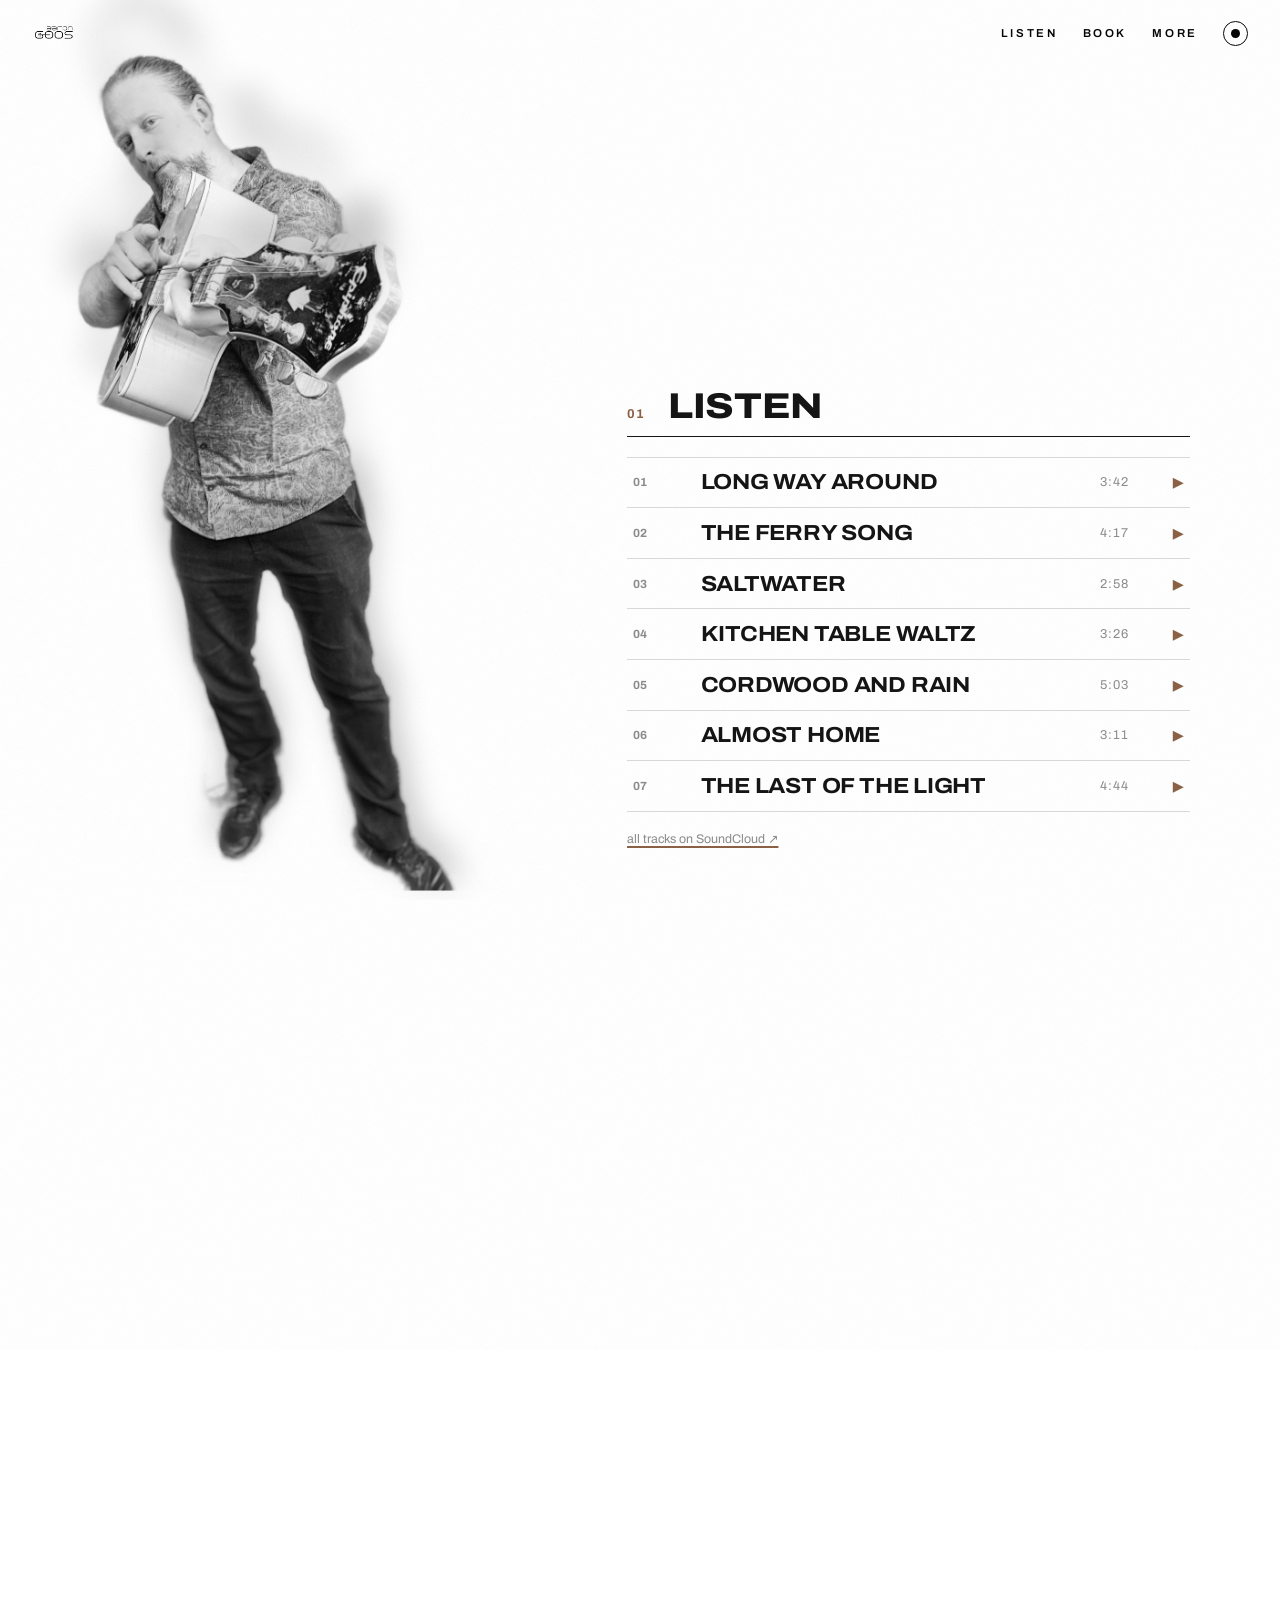
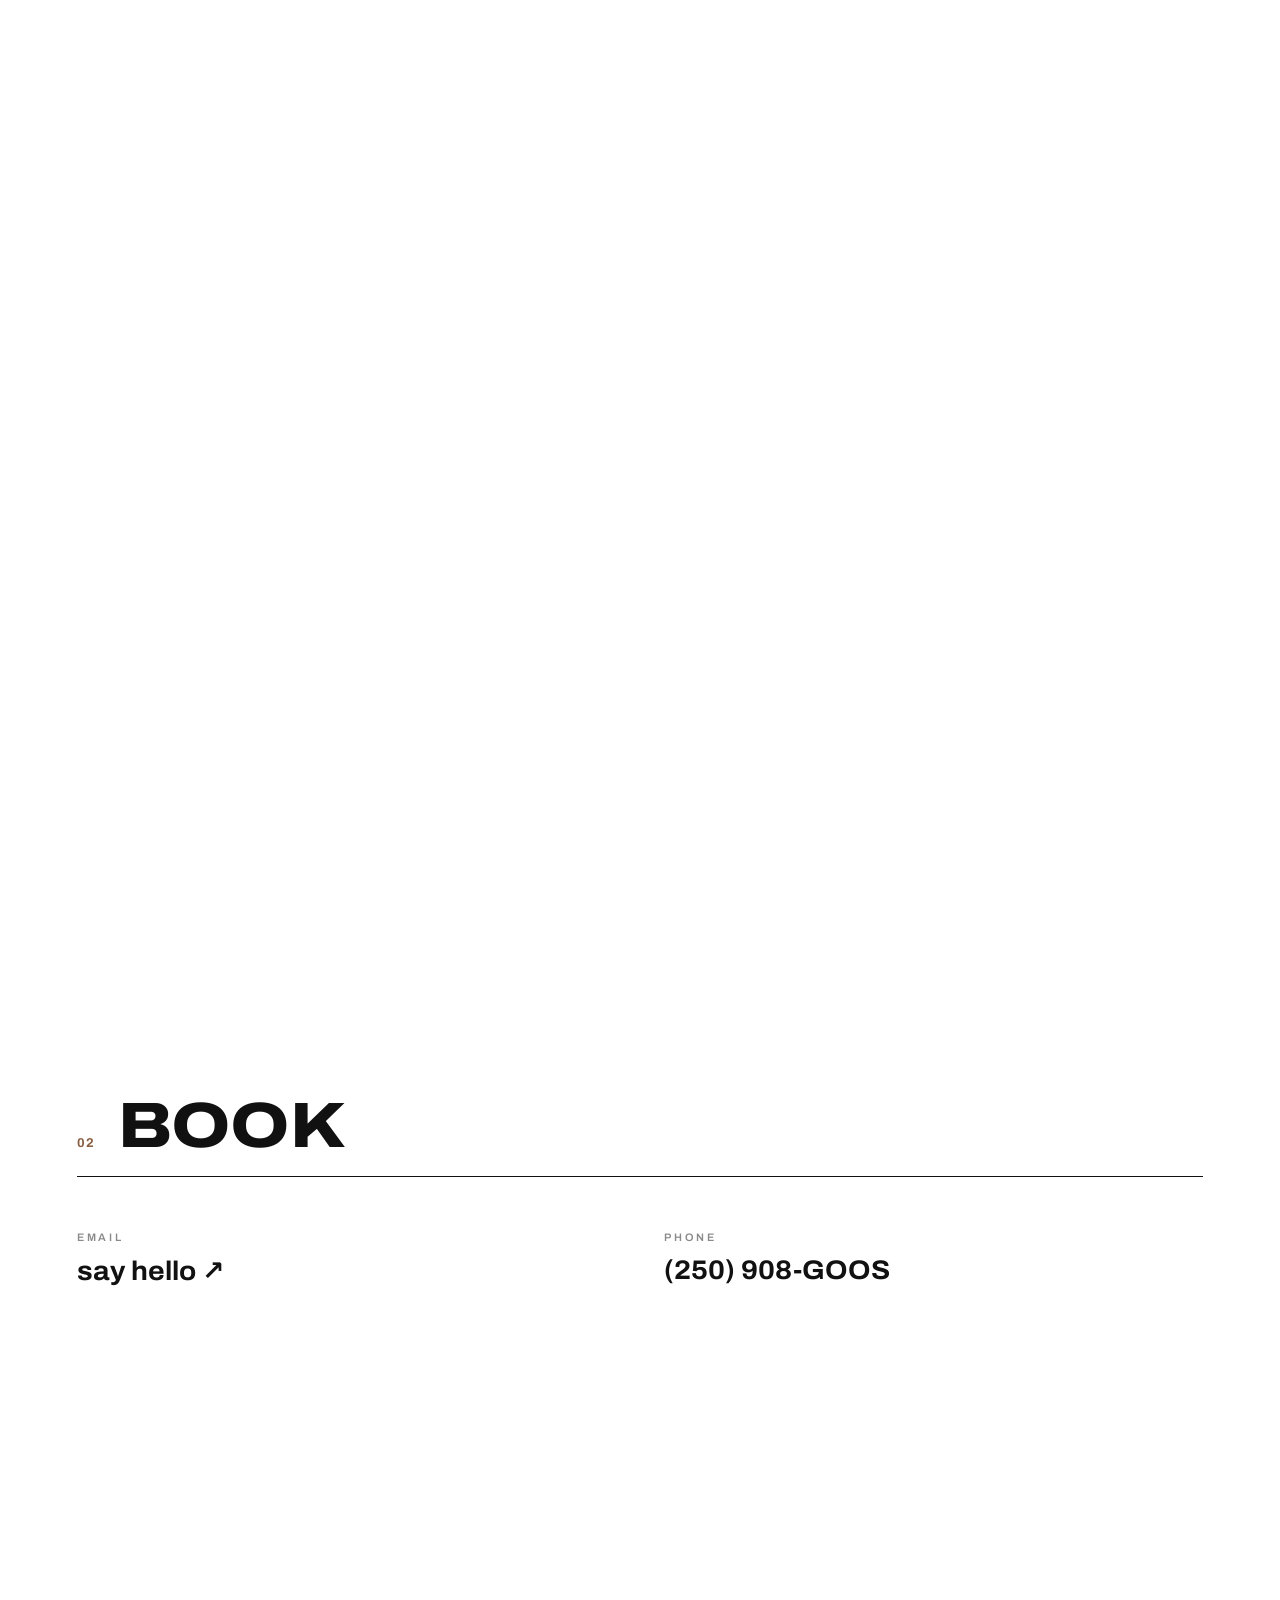
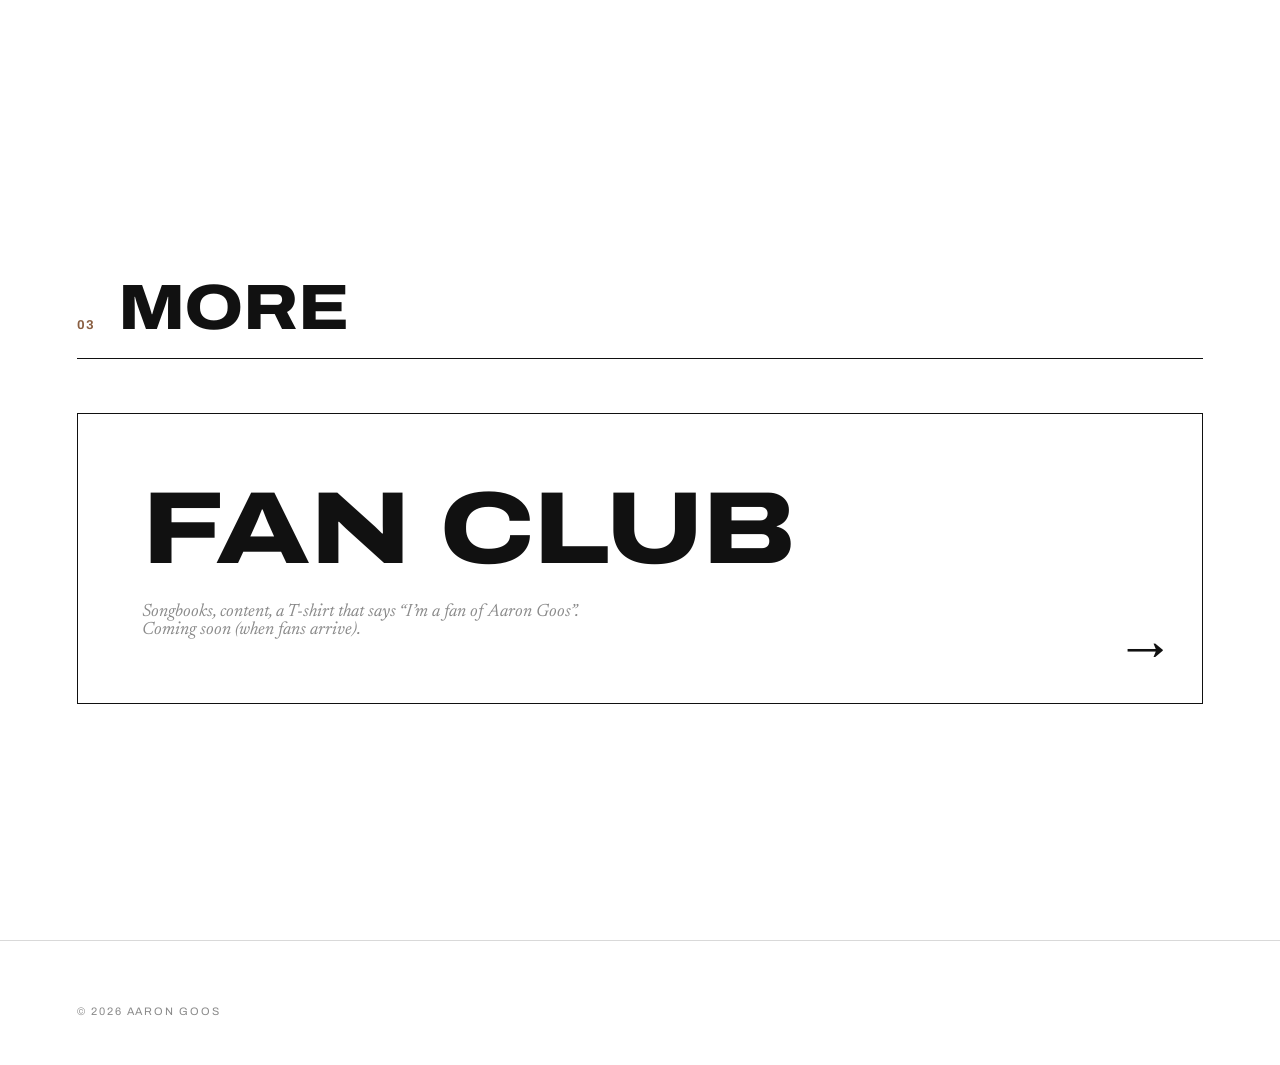
<file: docs/index.html>
<!doctype html>
<html lang="en">
<head>
  <meta charset="utf-8">
  <meta name="viewport" content="width=device-width, initial-scale=1">
  <title>Aaron Goos — guitar &amp; voice</title>
  <meta name="description" content="Aaron Goos — voice, guitar, sometimes piano. Listen, book, and more.">
  <script>
    /* theme before first paint so there is no flash.
       Light is the default; dark is opt-in per visitor (remembered). */
    (function () {
      var t = 'light';
      try { t = localStorage.getItem('ag-theme') || 'light'; } catch (e) {}
      document.documentElement.setAttribute('data-theme', t);
    })();
  </script>
  <link rel="preconnect" href="https://fonts.googleapis.com">
  <link rel="preconnect" href="https://fonts.gstatic.com" crossorigin>
  <link href="https://fonts.googleapis.com/css2?family=Archivo:wdth,wght@62..125,400..900&family=Newsreader:ital,opsz,wght@1,6..72,300..500&display=swap" rel="stylesheet">
  <link rel="stylesheet" href="style.css">
  <link rel="icon" type="image/png" href="AG-music Logo-2017.png">
</head>
<body>

  <div class="grain" aria-hidden="true"></div>

  <header class="topbar">
    <a class="mark" href="#top" aria-label="Aaron Goos — home">
      <img src="ag-mark.png" alt="Aaron Goos">
    </a>
    <nav class="nav">
      <a href="#listen">Listen</a>
      <a href="#book">Book</a>
      <a href="#more">More</a>
      <button id="themeBtn" class="theme-btn" type="button" aria-label="Toggle light and dark mode">
        <span class="theme-dot" aria-hidden="true"></span>
      </button>
    </nav>
  </header>

  <main id="top">

    <!-- ================= HERO + LISTEN (one pinned composition, desktop) ====
         Photo holds left; headline fades out fast as the track list rises
         into the same screen, all against the parallax drift. Book and More
         then PUSH this whole stage out when they arrive. -->
    <section class="hero">
      <div class="hero-inner">
        <div class="stage" aria-hidden="true">
          <img class="layer ghost" data-depth="ghost" src="AG_guitar.jpg" alt="">
          <img class="layer solid" data-depth="solid" src="AG_guitar.jpg" alt="">
        </div>
        <div class="hero-right">
          <div class="hero-type">
            <p class="kicker"><span class="accent">●</span>&nbsp; Aaron Goos · live · guitar &amp; voice</p>
            <h1>PRETTY GOOD<br>BACKGROUND<br>MUSIC.</h1>
            <p class="lede">Voice, guitar, sometimes piano.</p>
          </div>
          <div id="listen" class="hero-listen">
            <div class="sec-head">
              <span class="sec-no">01</span>
              <h2>Listen</h2>
            </div>

            <!-- data-placeholder: swap titles/durations/links with real SoundCloud tracks -->
            <ul class="tracks" data-placeholder>
              <li class="track">
                <button class="track-row" type="button" aria-expanded="false">
                  <span class="track-no">01</span>
                  <span class="track-title">Long Way Around</span>
                  <span class="track-meta">3:42</span>
                  <span class="track-toggle" aria-hidden="true"></span>
                </button>
                <div class="player">
                  <div class="player-inner">
                    <iframe data-src="https://w.soundcloud.com/player/?url=https%3A%2F%2Fsoundcloud.com%2Fplaceholder%2Ftrack-one&color=%238a5f42&auto_play=true&hide_related=true&show_comments=false"
                            title="SoundCloud player" frameborder="0" allow="autoplay"></iframe>
                  </div>
                </div>
              </li>
              <li class="track">
                <button class="track-row" type="button" aria-expanded="false">
                  <span class="track-no">02</span>
                  <span class="track-title">The Ferry Song</span>
                  <span class="track-meta">4:17</span>
                  <span class="track-toggle" aria-hidden="true"></span>
                </button>
                <div class="player">
                  <div class="player-inner">
                    <iframe data-src="https://w.soundcloud.com/player/?url=https%3A%2F%2Fsoundcloud.com%2Fplaceholder%2Ftrack-two&color=%238a5f42&auto_play=true&hide_related=true&show_comments=false"
                            title="SoundCloud player" frameborder="0" allow="autoplay"></iframe>
                  </div>
                </div>
              </li>
              <li class="track">
                <button class="track-row" type="button" aria-expanded="false">
                  <span class="track-no">03</span>
                  <span class="track-title">Saltwater</span>
                  <span class="track-meta">2:58</span>
                  <span class="track-toggle" aria-hidden="true"></span>
                </button>
                <div class="player">
                  <div class="player-inner">
                    <iframe data-src="https://w.soundcloud.com/player/?url=https%3A%2F%2Fsoundcloud.com%2Fplaceholder%2Ftrack-three&color=%238a5f42&auto_play=true&hide_related=true&show_comments=false"
                            title="SoundCloud player" frameborder="0" allow="autoplay"></iframe>
                  </div>
                </div>
              </li>
              <li class="track">
                <button class="track-row" type="button" aria-expanded="false">
                  <span class="track-no">04</span>
                  <span class="track-title">Kitchen Table Waltz</span>
                  <span class="track-meta">3:26</span>
                  <span class="track-toggle" aria-hidden="true"></span>
                </button>
                <div class="player">
                  <div class="player-inner">
                    <iframe data-src="https://w.soundcloud.com/player/?url=https%3A%2F%2Fsoundcloud.com%2Fplaceholder%2Ftrack-four&color=%238a5f42&auto_play=true&hide_related=true&show_comments=false"
                            title="SoundCloud player" frameborder="0" allow="autoplay"></iframe>
                  </div>
                </div>
              </li>
              <li class="track">
                <button class="track-row" type="button" aria-expanded="false">
                  <span class="track-no">05</span>
                  <span class="track-title">Cordwood and Rain</span>
                  <span class="track-meta">5:03</span>
                  <span class="track-toggle" aria-hidden="true"></span>
                </button>
                <div class="player">
                  <div class="player-inner">
                    <iframe data-src="https://w.soundcloud.com/player/?url=https%3A%2F%2Fsoundcloud.com%2Fplaceholder%2Ftrack-five&color=%238a5f42&auto_play=true&hide_related=true&show_comments=false"
                            title="SoundCloud player" frameborder="0" allow="autoplay"></iframe>
                  </div>
                </div>
              </li>
              <li class="track">
                <button class="track-row" type="button" aria-expanded="false">
                  <span class="track-no">06</span>
                  <span class="track-title">Almost Home</span>
                  <span class="track-meta">3:11</span>
                  <span class="track-toggle" aria-hidden="true"></span>
                </button>
                <div class="player">
                  <div class="player-inner">
                    <iframe data-src="https://w.soundcloud.com/player/?url=https%3A%2F%2Fsoundcloud.com%2Fplaceholder%2Ftrack-six&color=%238a5f42&auto_play=true&hide_related=true&show_comments=false"
                            title="SoundCloud player" frameborder="0" allow="autoplay"></iframe>
                  </div>
                </div>
              </li>
              <li class="track">
                <button class="track-row" type="button" aria-expanded="false">
                  <span class="track-no">07</span>
                  <span class="track-title">The Last of the Light</span>
                  <span class="track-meta">4:44</span>
                  <span class="track-toggle" aria-hidden="true"></span>
                </button>
                <div class="player">
                  <div class="player-inner">
                    <iframe data-src="https://w.soundcloud.com/player/?url=https%3A%2F%2Fsoundcloud.com%2Fplaceholder%2Ftrack-seven&color=%238a5f42&auto_play=true&hide_related=true&show_comments=false"
                            title="SoundCloud player" frameborder="0" allow="autoplay"></iframe>
                  </div>
                </div>
              </li>
            </ul>

            <p class="sec-foot"><a class="u" href="https://soundcloud.com/" data-placeholder>all tracks on SoundCloud ↗</a></p>
          </div>
        </div>
        <div class="scroll-cue">scroll&nbsp;↓</div>
      </div>
    </section>

    <!-- ================= BOOK (push panel) ================= -->
    <section id="book" class="book push">
      <div class="sec-head">
        <span class="sec-no">02</span>
        <h2>Book</h2>
      </div>
      <!-- data-placeholder: the email never appears in the HTML or even the
           DOM — fragments are assembled at click-time only. Regenerate the
           base64 parts for a real address with:
           node -e "b=s=>Buffer.from(s).toString('base64');console.log(b('DOMAIN'),b('TLD'),b('LOCALPART'))"
           then update the mapping order in app.js §4. -->
      <div class="book-grid" data-placeholder>
        <div class="book-item">
          <span class="book-label">Email</span>
          <a class="u big" data-contact="email"
             data-x1="YWFyb25nb29z" data-x2="ZXhhbXBsZQ" data-x3="aGVsbG8"
             href="#">say hello&nbsp;↗</a>
        </div>
        <div class="book-item">
          <span class="book-label">Phone</span>
          <a class="u big" data-contact="phone" data-vanity="(250) 908-GOOS"
             href="#">(250) 908-GOOS</a>
        </div>
      </div>
    </section>

    <!-- ================= MORE (push panel) ================= -->
    <section id="more" class="more push">
      <div class="sec-head">
        <span class="sec-no">03</span>
        <h2>More</h2>
      </div>
      <a class="door" href="more/">
        <span class="door-word">FAN&nbsp;CLUB</span>
        <span class="door-note">Songbooks, content, a T-shirt that says “I’m a fan of Aaron Goos”. Coming soon (when fans arrive).</span>
        <span class="door-arrow">→</span>
      </a>
    </section>

  </main>

  <footer class="footer">
    <p class="fine">© 2026 Aaron Goos</p>
  </footer>

  <script src="app.js"></script>
</body>
</html>
</file>
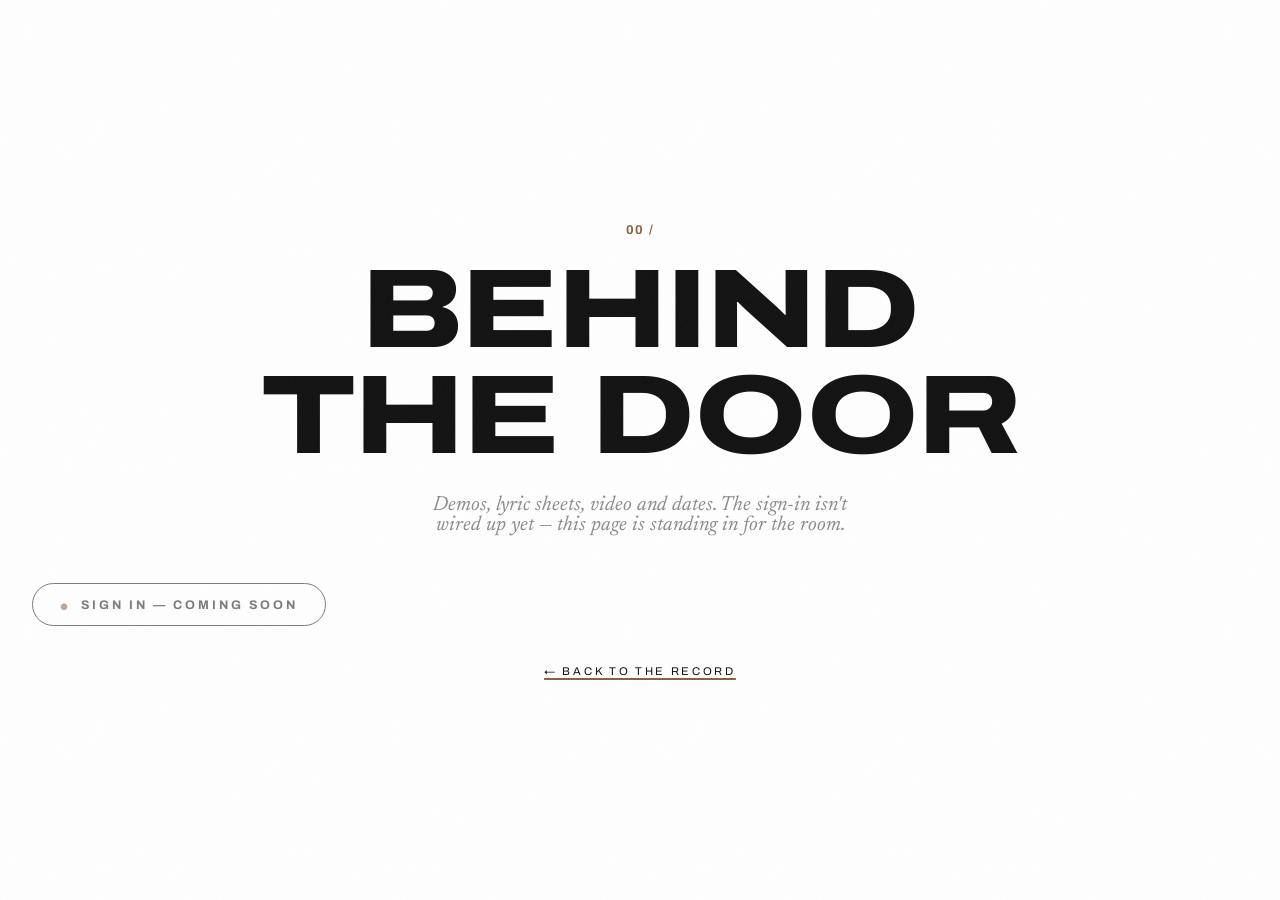
<file: docs/more/index.html>
<!doctype html>
<html lang="en">
<head>
  <meta charset="utf-8">
  <meta name="viewport" content="width=device-width, initial-scale=1">
  <meta name="robots" content="noindex">
  <title>Fan Club — Aaron Goos</title>
  <script>
    (function () {
      var t = localStorage.getItem('ag-theme');
      if (!t) t = matchMedia('(prefers-color-scheme: dark)').matches ? 'dark' : 'light';
      document.documentElement.setAttribute('data-theme', t);
    })();
  </script>
  <link rel="preconnect" href="https://fonts.googleapis.com">
  <link rel="preconnect" href="https://fonts.gstatic.com" crossorigin>
  <link href="https://fonts.googleapis.com/css2?family=Archivo:wdth,wght@62..125,400..900&family=Newsreader:ital,opsz,wght@1,6..72,300..500&display=swap" rel="stylesheet">
  <link rel="stylesheet" href="../style.css">
  <link rel="icon" type="image/png" href="../AG-music Logo-2017.png">
  <style>
    .gate {
      min-height: 100vh; display: flex; flex-direction: column;
      align-items: center; justify-content: center; text-align: center;
      padding: 2rem; position: relative; z-index: 5; background: var(--bg);
    }
    .gate .sec-no { margin-bottom: 1.2rem; }
    .gate h1 {
      font-size: clamp(2.6rem, 9vw, 7rem); font-weight: 800;
      font-stretch: 125%; text-transform: uppercase; line-height: .95;
      letter-spacing: -.015em;
    }
    .gate p {
      font-family: var(--body); font-style: italic; color: var(--mid);
      font-size: clamp(1rem, 1.6vw, 1.3rem); max-width: 42ch; margin: 1.6rem 0 3rem;
    }
    .gate .cta { cursor: default; opacity: .55; }
    .gate .back { margin-top: 2.4rem; font-size: .7rem; letter-spacing: .24em; text-transform: uppercase; }
  </style>
</head>
<body>
  <div class="grain" aria-hidden="true"></div>

  <main class="gate">
    <!-- data-placeholder: this is a door, not the room.
         Real page: sign-in (3rd-party auth) + member content, decided later. -->
    <span class="sec-no">00 /</span>
    <h1>Behind<br>the door</h1>
    <p>Demos, lyric sheets, video and dates. The sign-in isn't wired up yet — this page is standing in for the room.</p>
    <span class="cta"><span class="cta-play">●</span>&nbsp; sign in — coming soon</span>
    <a class="back u" href="../">← back to the record</a>
  </main>
</body>
</html>
</file>
<file: docs/style.css>
/* ============================================================
   AARON GROSS — single-page site
   Palette rule: the photo gives white, black, grey.
   One brown accent, nothing else.
   The photo's backdrop is pure #ffffff, so page bg is pure white
   and the print bleeds seamlessly into the page. Dark mode keeps the
   same un-inverted print, framed on black with a soft glow.
   ============================================================ */

:root {
  --bg:      #ffffff;
  --ink:     #111111;
  --ink-2:   #3a3a3a;
  --mid:     #8a8a8a;   /* sampled mid-grey from the print */
  --line:    #d9d9d9;
  --accent:  #8a5f42;   /* the one brown — adjust here */

  --display: 'Archivo', system-ui, sans-serif;
  --body:    'Newsreader', Georgia, serif;

  --ease: cubic-bezier(.22, 1, .36, 1);
}

[data-theme="dark"] {
  --bg:      #000000;
  --ink:     #f0f0f0;
  --ink-2:   #c9c9c9;
  --mid:     #7a7a7a;
  --line:    #2e2e2e;
  --accent:  #b98a63;
}

* { margin: 0; padding: 0; box-sizing: border-box; }

html { scroll-behavior: smooth; }

body {
  background: var(--bg);
  color: var(--ink);
  font-family: var(--display);
  -webkit-font-smoothing: antialiased;
  transition: background .4s var(--ease), color .4s var(--ease);
  overflow-x: hidden;
}

::selection { background: var(--accent); color: var(--bg); }

a { color: inherit; }

/* film grain — static, very quiet */
.grain {
  position: fixed; inset: -50%;
  width: 200%; height: 200%;
  pointer-events: none; z-index: 60; opacity: .05;
  background-image: url("data:image/svg+xml,%3Csvg xmlns='http://www.w3.org/2000/svg' width='300' height='300'%3E%3Cfilter id='n'%3E%3CfeTurbulence type='fractalNoise' baseFrequency='0.9' numOctaves='2'/%3E%3C/filter%3E%3Crect width='300' height='300' filter='url(%23n)'/%3E%3C/svg%3E");
}
[data-theme="dark"] .grain { opacity: .07; }

/* ---------------- top bar ---------------- */
.topbar {
  position: fixed; top: 0; left: 0; right: 0; z-index: 50;
  display: flex; justify-content: space-between; align-items: center;
  padding: 1.25rem 2rem;
  mix-blend-mode: difference;   /* stays legible over print or page, light or dark */
  color: #fff;
}
.mark img { height: 1.65rem; width: auto; display: block; }
.nav  { display: flex; align-items: center; gap: 1.6rem; }
.nav a {
  font-size: .72rem; font-weight: 600; letter-spacing: .22em;
  text-transform: uppercase; text-decoration: none;
}
.nav a:hover { text-decoration: underline; text-underline-offset: .4em; }

.theme-btn {
  background: none; border: 1px solid #fff; border-radius: 50%;
  width: 1.55rem; height: 1.55rem; cursor: pointer;
  display: grid; place-items: center; padding: 0;
}
.theme-dot {
  width: .55rem; height: .55rem; border-radius: 50%;
  background: #fff; display: block;
  transition: transform .3s var(--ease);
}
.theme-btn:hover .theme-dot { transform: scale(1.6); }

/* ---------------- hero ----------------
   .hero is 260vh; .hero-inner is one sticky 100vh composition:
   headline first, then the LISTEN rows rise into the same screen
   against the photo's drift. Book and More are push panels that
   slide this stage out of the way when they arrive. */
.hero {
  position: relative;
  height: 260vh;
}
.hero-inner {
  position: sticky; top: 0;
  height: 100vh;
  display: grid;
  grid-template-columns: minmax(0, 48fr) minmax(0, 52fr);
}

.stage {
  position: relative;
  overflow: hidden;
}
.layer {
  position: absolute;
  left: 50%; top: 50%;
  height: 100vh; width: auto;
  max-width: none;
  transform-origin: center;
  transform: translate(-50%, -50%) scale(1.05);   /* base; JS overrides while pinned */
  will-change: transform, opacity;
  opacity: 1;
  /* 'backwards' only: the final state lives in base CSS, so JS can
     drive ghost opacity during the scroll pin without a fill conflict */
  animation: develop 1.4s var(--ease) .1s backwards;
}
.layer.ghost {
  filter: blur(14px);
  opacity: .55;
}
@keyframes develop { from { opacity: 0; transform: translate(-50%, -50%) scale(1.09); } }

/* light mode: the print's near-white matte disappears into the page */
.layer { mix-blend-mode: multiply; }

/* dark mode: the SAME print, un-inverted — it simply rests on the dark
   wall as a framed piece: hairline border + a soft glow off the white matte */
[data-theme="dark"] .layer { mix-blend-mode: normal; }
[data-theme="dark"] .layer.ghost { filter: blur(20px); opacity: .35; }
[data-theme="dark"] .layer.solid {
  border: 1px solid rgba(255, 255, 255, .22);
  box-shadow: 0 30px 80px -30px rgba(255, 255, 255, .18);
}

.hero-right {
  display: flex; flex-direction: column;
  padding: 12vh 7vw 6vh 1vw;   /* wider right margin — BACKGROUND needs air */
  overflow: hidden;
}
.hero-type {
  display: flex; flex-direction: column; justify-content: center;
  flex: 0 0 auto;
  min-height: 46vh;
  will-change: transform, opacity;
  /* transform/opacity are driven by JS during the hold —
     intro animation is applied to children so they never fight */
}
.hero-type > * {
  opacity: 0;
  animation: rise .9s var(--ease) both;
}
.hero-type > :nth-child(1) { animation-delay: .65s; }
.hero-type > :nth-child(2) { animation-delay: .80s; }
.hero-type > :nth-child(3) { animation-delay: .95s; }
.hero-type > :nth-child(4) { animation-delay: 1.1s; }
@keyframes rise { from { opacity: 0; transform: translateY(2.2rem); } to { opacity: 1; transform: none; } }

/* the listen block lives inside the pinned stage (desktop);
   JS lifts it in as the headline fades. The headline goes out of flow
   while pinned so all seven rows fit the held screen.
   Mobile/reduced-motion: static, everything in normal flow. */
.hero-listen { flex: 1 1 auto; }
@media (min-width: 821px) {
  .hero-right { position: relative; }
  .hero-type {
    position: absolute; top: 12vh; left: 1vw; right: 7vw;
    min-height: 0;
  }
  .hero-listen {
    opacity: 0; transform: translateY(26vh); will-change: transform, opacity;
    display: flex; flex-direction: column; justify-content: flex-end;
  }
}
/* compact rows inside the hero screen */
.hero-listen .sec-head { padding-bottom: .7rem; margin-bottom: 1.2rem; border-bottom-width: 1.5px; }
.hero-listen .sec-head h2 { font-size: clamp(1.5rem, 2.8vw, 2.4rem); }
.hero-listen .track-row { padding: .8rem .4rem; }
.hero-listen .track-row:hover { padding-left: 1rem; }
.hero-listen .track-title { font-size: clamp(1rem, 1.7vw, 1.4rem); }
.hero-listen .sec-foot { margin-top: 1.2rem; font-size: .78rem; }
/* short laptop screens: tighten further so all 7 fit */
@media (min-width: 821px) and (max-height: 780px) {
  .hero-listen .track-row { padding: .55rem .4rem; }
  .hero-listen .sec-head { margin-bottom: .9rem; }
  .hero-listen .sec-foot { margin-top: .8rem; }
}

.kicker {
  font-size: .72rem; font-weight: 600; letter-spacing: .26em;
  text-transform: uppercase; color: var(--mid);
  margin-bottom: 2.2rem;
}
.kicker .accent { color: var(--accent); font-size: .6rem; vertical-align: .1em; }

.hero-type h1 {
  font-size: clamp(2.6rem, 6.3vw, 7.2rem);
  font-weight: 800;
  font-stretch: 110%;
  line-height: .95;
  letter-spacing: -.02em;
  text-transform: uppercase;
}
.lede {
  font-family: var(--body); font-style: italic;
  font-size: clamp(1.05rem, 1.7vw, 1.5rem);
  color: var(--ink-2);
  margin: 2rem 0 2.6rem; max-width: 34ch;
}
.cta {
  align-self: flex-start; text-decoration: none;
  font-size: .78rem; font-weight: 700; letter-spacing: .24em; text-transform: uppercase;
  border: 1.5px solid var(--ink); border-radius: 999px;
  padding: .85rem 1.7rem;
  transition: background .25s var(--ease), color .25s var(--ease), border-color .25s;
}
.cta .cta-play { color: var(--accent); font-size: .7em; }
.cta:hover { background: var(--ink); color: var(--bg); }
.cta:hover .cta-play { color: var(--accent); }

.scroll-cue {
  position: absolute; left: 2rem; bottom: 1.6rem; z-index: 4;
  font-size: .64rem; letter-spacing: .3em; text-transform: uppercase;
  color: var(--mid);
  animation: cue 2.6s var(--ease) infinite;
}
@keyframes cue { 0%,100% { transform: translateY(0); opacity:.9 } 50% { transform: translateY(6px); opacity:.4 } }

/* ---------------- push panels ----------------
   Book and More are one-screen-each panels that scroll up and push
   the previous composition out — full viewport, vertically centered. */
.push {
  min-height: 100vh;
  display: flex; flex-direction: column; justify-content: center;
}

/* ---------------- content shell ---------------- */
section:not(.hero) {
  position: relative; z-index: 5;
  background: var(--bg);
  padding: clamp(5rem, 12vh, 9rem) clamp(1.5rem, 6vw, 6rem);
}

.sec-head {
  display: flex; align-items: baseline; gap: 1.4rem;
  border-bottom: 1.5px solid var(--ink);
  padding-bottom: 1.1rem; margin-bottom: 3.4rem;
}
.sec-no { font-size: .8rem; font-weight: 700; color: var(--accent); letter-spacing: .1em; }
.sec-head h2 {
  font-size: clamp(2rem, 5vw, 4.2rem);
  font-weight: 800; font-stretch: 115%; text-transform: uppercase;
  letter-spacing: -.01em; line-height: 1;
}

.u { text-decoration: underline; text-decoration-color: var(--accent); text-underline-offset: .28em; text-decoration-thickness: 2px; }
.u:hover { color: var(--accent); }

.sec-foot { margin-top: 2.6rem; font-size: .85rem; color: var(--mid); }

/* ---------------- listen ---------------- */
.tracks { list-style: none; }
.track { border-bottom: 1px solid var(--line); }
.track:first-child { border-top: 1px solid var(--line); }

.track-row {
  width: 100%; background: none; border: 0; cursor: pointer;
  display: grid;
  grid-template-columns: 3.2rem 1fr auto 2.4rem;
  align-items: center; gap: 1rem;
  padding: 1.5rem .4rem;
  font-family: var(--display); color: var(--ink);
  text-align: left;
  transition: padding-left .3s var(--ease);
}
.track-row:hover { padding-left: 1.1rem; }
.track-no { font-size: .74rem; font-weight: 700; color: var(--mid); }
.track-title {
  font-size: clamp(1.25rem, 2.6vw, 2.1rem);
  font-weight: 700; font-stretch: 110%; text-transform: uppercase;
  letter-spacing: -.01em;
}
.track-row:hover .track-title { color: var(--accent); }
.track-meta { font-size: .8rem; color: var(--mid); letter-spacing: .08em; }
.track-toggle { font-size: .9rem; color: var(--accent); text-align: right; }
.track-toggle::before { content: "▶"; }
.track.open .track-toggle::before { content: "■"; }
.track.open .track-toggle { font-size: .7rem; }

/* 0fr → 1fr is the animatable disclosure pattern */
.player {
  display: grid; grid-template-rows: 0fr;
  transition: grid-template-rows .45s var(--ease);
}
.player-inner { min-height: 0; overflow: hidden; }
.player iframe {
  display: block; border: 0; width: 100%; height: 6.5rem;
  opacity: 0; transition: opacity .3s .1s;
}
.track.open .player { grid-template-rows: 1fr; }
.track.open .player iframe { opacity: 1; }

/* ---------------- book ---------------- */
.book-grid {
  display: grid; gap: 3rem;
  grid-template-columns: repeat(auto-fit, minmax(16rem, 1fr));
}
.book-label {
  display: block; font-size: .68rem; font-weight: 600;
  letter-spacing: .26em; text-transform: uppercase; color: var(--mid);
  margin-bottom: .7rem;
}
.big {
  font-size: clamp(1.15rem, 2.1vw, 1.7rem);
  font-weight: 700; font-stretch: 105%;
  text-decoration: none;
}

/* ---------------- more ---------------- */
.door {
  display: block; text-decoration: none;
  border: 1.5px solid var(--ink);
  padding: clamp(2rem, 5vw, 4rem);
  position: relative; overflow: hidden;
  transition: color .35s var(--ease), border-color .35s;
}
.door::after {
  content: ""; position: absolute; inset: 0; z-index: 0;
  background: var(--ink);
  transform: translateY(101%);
  transition: transform .5s var(--ease);
}
.door:hover::after { transform: translateY(0); }
.door:hover { color: var(--bg); border-color: var(--ink); }
.door > * { position: relative; z-index: 1; }
.door-word {
  display: block;
  font-size: clamp(2.6rem, 8vw, 7rem);
  font-weight: 800; font-stretch: 125%; text-transform: uppercase;
  line-height: 1; letter-spacing: -.015em;
}
.door-note {
  display: block; margin-top: 1.4rem; max-width: 46ch;
  font-family: var(--body); font-style: italic;
  font-size: clamp(.95rem, 1.4vw, 1.2rem); color: var(--mid);
}
.door:hover .door-note { color: var(--bg); opacity: .75; }
.door-arrow {
  position: absolute; right: clamp(1rem, 3vw, 2.6rem); bottom: clamp(1rem, 3vw, 2.2rem);
  font-size: clamp(1.6rem, 3vw, 2.6rem); z-index: 1;
  transition: transform .4s var(--ease);
}
.door:hover .door-arrow { transform: translateX(.6rem); }

/* ---------------- footer ---------------- */
.footer {
  position: relative; z-index: 5;
  background: var(--bg);
  padding: 4rem clamp(1.5rem, 6vw, 6rem) 3rem;
  display: flex; align-items: end; justify-content: space-between; gap: 2rem;
  border-top: 1px solid var(--line);
}
.logo { height: 2.6rem; width: auto; opacity: .9; }
/* the logo PNGs have baked-in mattes — blend them away per theme */
.logo-light { display: block; mix-blend-mode: multiply; }
.logo-dark  { display: none; mix-blend-mode: screen; }
[data-theme="dark"] .logo-light { display: none; }
[data-theme="dark"] .logo-dark  { display: block; }
.footer .fine { font-size: .68rem; letter-spacing: .18em; text-transform: uppercase; color: var(--mid); }

/* ---------------- responsive ---------------- */
@media (max-width: 820px) {
  .hero { height: auto; }
  .hero-inner { position: static; height: auto; grid-template-columns: 1fr; }
  .stage { height: 78vh; }
  .layer { height: 78vh; }
  .hero-right { padding: 3.4rem 1.6rem 2rem; overflow: visible; }
  .hero-type { min-height: 0; }
  .hero-type h1 { font-size: clamp(2.4rem, 11.5vw, 5rem); }
  .push { min-height: 0; }
  .topbar { padding: 1rem 1.2rem; }
  .nav { gap: 1rem; }
  .nav a { font-size: .62rem; letter-spacing: .16em; }
  .scroll-cue { display: none; }
}

/* ---------------- reduced motion ---------------- */
@media (prefers-reduced-motion: reduce) {
  html { scroll-behavior: auto; }
  .hero { height: auto; }
  .hero-inner { position: static; height: auto; }
  .stage { height: 100vh; }
  .hero-right { position: static; }
  .hero-type { position: static; }
  .layer, .hero-type > * { animation: none; }
  .layer { opacity: 1; }
  .layer.ghost { opacity: .55; }
  .hero-type > * { opacity: 1; transform: none; }
  .hero-listen { opacity: 1 !important; transform: none !important; display: block; }
  .scroll-cue { animation: none; }
  .player, .door::after, .door-arrow { transition: none; }
}
</file>
